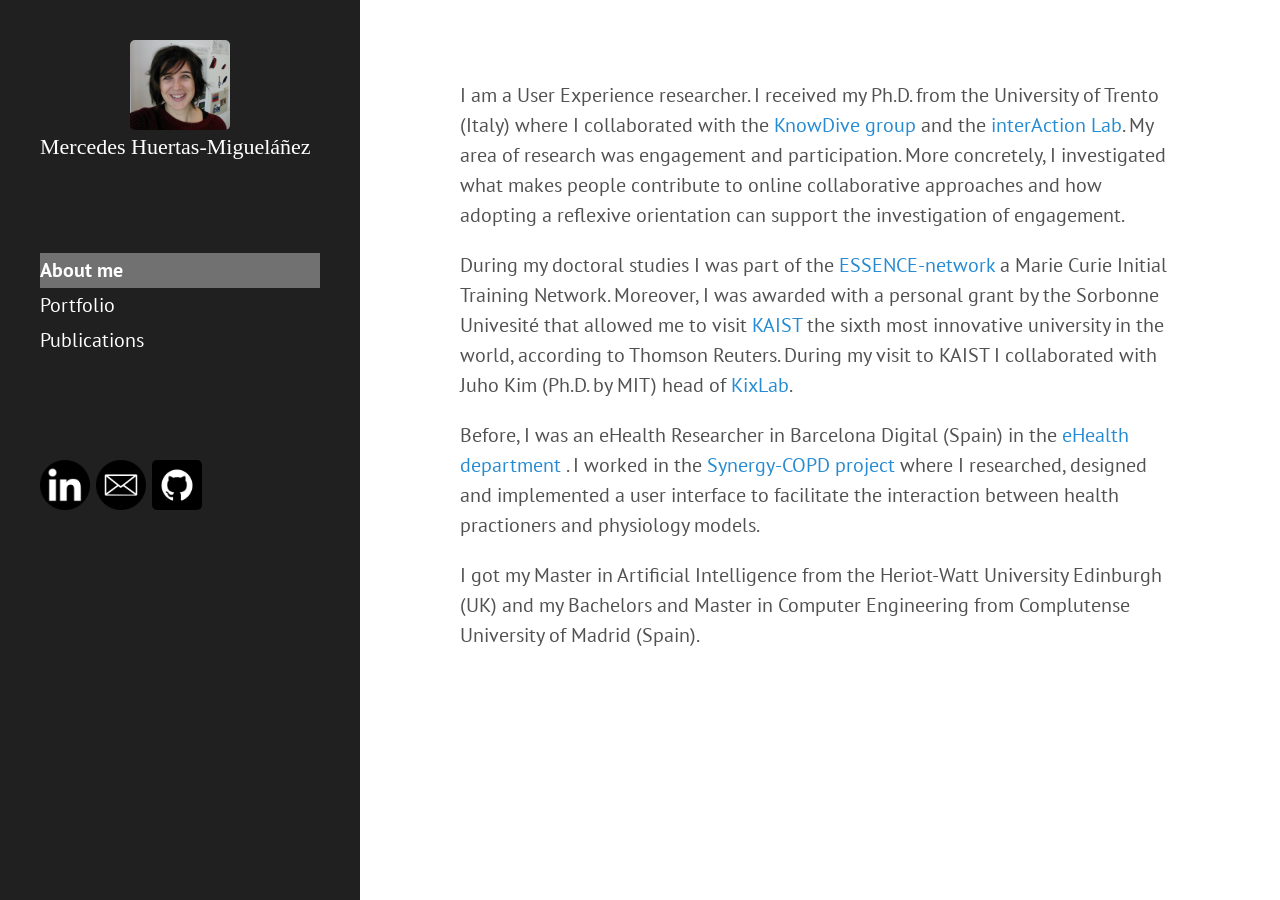
<file: index.html>
<!DOCTYPE html>
<html lang="en-us">

  <head>
  <link href="http://gmpg.org/xfn/11" rel="profile">
  <meta http-equiv="X-UA-Compatible" content="IE=edge">
  <meta http-equiv="content-type" content="text/html; charset=utf-8">

  <!-- Enable responsiveness on mobile devices-->
  <meta name="viewport" content="width=device-width, initial-scale=1.0, maximum-scale=1">

  <title>
    
      Mercedes Huertas-Migueláñez &middot; Personal Webpage
    
  </title>

  <!-- CSS -->
  <link rel="stylesheet" href="/public/css/poole.css">
  <link rel="stylesheet" href="/public/css/syntax.css">
  <link rel="stylesheet" href="/public/css/hyde.css">
  <link rel="stylesheet" href="/public/css/mystyle.css">
  <link rel="stylesheet" href="http://fonts.googleapis.com/css?family=PT+Sans:400,400italic,700|Abril+Fatface">

  <!-- Icons -->
  <link rel="apple-touch-icon-precomposed" sizes="144x144" href="/public/apple-touch-icon-144-precomposed.png">
  <link rel="shortcut icon" href="/public/favicon.ico">

  <!-- RSS -->
  <link rel="alternate" type="application/rss+xml" title="RSS" href="/atom.xml">
  <link rel="icon" type="image/png" sizes="32x32" href="Magnolia-icon.png">
</head>


  <body>

    <div class="sidebar">
      <div class="container">
        
        <div class="sidebar-about">
       <!--   <br>      
        <br>
        <br> 
          <a href="#" class="image avatar"><img src="Magnolia-icon.png" alt="" /></a>-->
          <img src="Profile_Feb_Smaller.jpg" alt="mobile app" style="width:100px;height:90px; margin: auto;">
          <!--<h3>-->
            Mercedes Huertas-Migueláñez
          <!--</h3>-->

        </div>
        <br>      
        <br>
        <br>

        <nav class="sidebar-nav">
          <a class="sidebar-nav-item active" href="/">About me</a>
          
          <a class="sidebar-nav-item" href="/portfolio/">Portfolio</a>
        
          <a class="sidebar-nav-item" href="/papers/">Publications</a>
    
        <br>      
        <br>
        <br>
        <div class="icon-bar">
          <a href="https://bit.ly/2Ie0pxe"><img border="0" alt="LindedIn" src="LinkedInIcon.png" width="50" height="50"></a>
          <a href="mailto:mmercedeshuertas@gmail.com?Subject=Contact%20me"><img border="0" alt="Email" src="emailicon.png" width="50" height="50"></a>
          <a href="https://github.com/mmercedeshuertas"><img border="0" alt="Email" src="githubIcon.png" width="50" height="50"></a>
        </div>
          <!--<a class="sidebar-nav-item" href="https://github.com/paulachocron">GitHub</a> -->
          <!-- <span class="sidebar-nav-item">Currently v2.1.0</span> -->
        </nav>

        <!-- <p>&copy; 2018. All rights reserved.</p> -->
      </div>
    </div>
  
    <!--<h1 class="page-title" style="text-align: center; text-decoration: underline; text-underline-position: under"> About me</h1>-->
    <div class="content container">
      <p>I am a User Experience researcher. I received my Ph.D. from the University of Trento (Italy) where I collaborated with the  <a href="http://knowdive.disi.unitn.it/">KnowDive group</a> and the  <a href="http://interaction.disi.unitn.it/")>interAction Lab</a>. My area of research was engagement and participation. More concretely, I investigated what makes people contribute to online collaborative approaches and how adopting a reflexive orientation can support the investigation of engagement.</p>

      <p>During my doctoral studies I was part of the <a href="https://www.essence-network.com/">ESSENCE-network</a> a Marie Curie Initial Training Network. Moreover, I was awarded with a personal grant by the Sorbonne Univesité that allowed me to visit <a href="https://www.kaist.ac.kr/html/en/">KAIST</a> the sixth most innovative university in the world, according to Thomson Reuters. During my visit to KAIST I collaborated with Juho Kim (Ph.D. by MIT) head of <a href="https://www.kixlab.org/">KixLab</a>.</p>
  
      <p>Before, I was an eHealth Researcher in Barcelona Digital (Spain) in the <a href="https://eurecat.org/en/field-of-knowledge/ehealth/">eHealth department </a>. I worked in the <a href="https://eurecat.org/en/portfolio-items/synergy-copd/">Synergy-COPD project</a> where I researched, designed and implemented a user interface to facilitate the interaction between health practioners and physiology models.</p>

      <p>I got my Master in Artificial Intelligence from the Heriot-Watt University Edinburgh (UK) and my Bachelors and Master in Computer Engineering from Complutense University of Madrid (Spain).</p>

      <!--
      <p>To contact me, write me an email to mmercedeshuertas at gmail dot com</p>
      -->

    </div>
  
  </body>
</html>
</file>
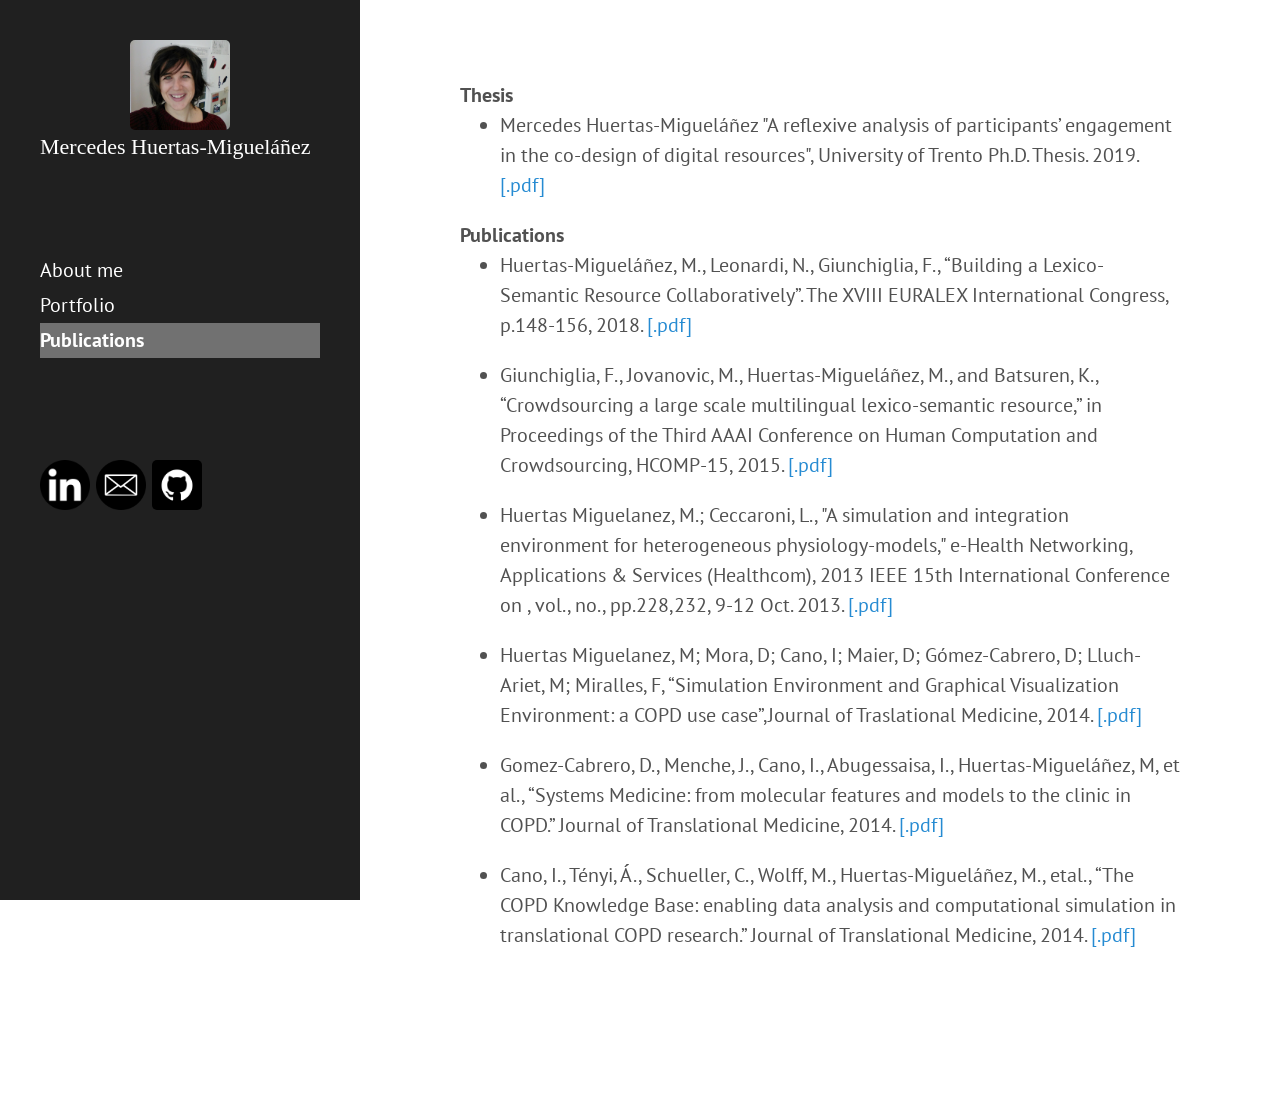
<file: papers/index.html>
<!DOCTYPE html>
<html lang="en-us">

  <head>
  <link href="http://gmpg.org/xfn/11" rel="profile">
  <meta http-equiv="X-UA-Compatible" content="IE=edge">
  <meta http-equiv="content-type" content="text/html; charset=utf-8">

  <!-- Enable responsiveness on mobile devices-->
  <meta name="viewport" content="width=device-width, initial-scale=1.0, maximum-scale=1">

  <title>
    
      Publications &middot; Mercedes Huertas-Migueláñez
    
  </title>

  <!-- CSS -->
  <link rel="stylesheet" href="/public/css/poole.css">
  <link rel="stylesheet" href="/public/css/syntax.css">
  <link rel="stylesheet" href="/public/css/hyde.css">
  <link rel="stylesheet" href="/public/css/mystyle.css">
  <link rel="stylesheet" href="https://fonts.googleapis.com/css?family=PT+Sans:400,400italic,700|Abril+Fatface">

  <!-- Icons -->
  <link rel="apple-touch-icon-precomposed" sizes="144x144" href="/public/apple-touch-icon-144-precomposed.png">
  <link rel="shortcut icon" href="/public/favicon.ico">

  <!-- RSS -->
  <link rel="alternate" type="application/rss+xml" title="RSS" href="/atom.xml">
  <link rel="icon" type="image/png" sizes="32x32" href="../Magnolia-icon.png">
</head>


  <body>

    <div class="sidebar">
      <div class="container">
        <div class="sidebar-about">
          <!--<br>      
          <br>
          <br>-
          <a href="#" class="image avatar"><img src="Magnolia-icon.png" alt="" /></a>-->
          <img src="../Profile_Feb_Smaller.jpg" alt="mobile app" style="width:100px;height:90px; margin: auto;">
      <!--<h3>-->
          Mercedes Huertas-Migueláñez
        <!--</h3>-->
      
        </div>
    <br>      
    <br>
    <br>


    <nav class="sidebar-nav">
      <a class="sidebar-nav-item" href="/">About me</a>
      
      <a class="sidebar-nav-item" href="/portfolio/">Portfolio</a>
          
      <a class="sidebar-nav-item active" href="/papers/">Publications</a>
      <!--<br>    
      <br>-->
      <br>
      <br>
      <br>
      <div class="icon-bar">
        <a href="https://bit.ly/2Ie0pxe"><img border="0" alt="LindedIn" src="../LinkedInIcon.png" width="50" height="50"></a>
        <a href="mailto:mmercedeshuertas@gmail.com?Subject=Contact%20me"><img border="0" alt="Email" src="../emailicon.png" width="50" height="50"></a>
        <a href="https://github.com/mmercedeshuertas"><img border="0" alt="Email" src="../githubIcon.png" width="50" height="50"></a> 
      </div>

      <!--<a class="sidebar-nav-item" href="https://github.com/paulachocron">GitHub</a>-->
      <!-- <span class="sidebar-nav-item">Currently v2.1.0</span> -->
    </nav>

    <!-- <p>&copy; 2018. All rights reserved.</p> -->
  </div>
</div>


    <div class="content container">
      <div class="page">
  <!--<h1 class="page-title" style="text-align: center; text-decoration: underline; text-underline-position: under">Publications</h1>-->
  <b>Thesis</b>
  <ul>
    <li>
      Mercedes Huertas-Migueláñez "A reflexive analysis of participants’ engagement in the co-design of digital resources", University of Trento Ph.D. Thesis. 2019. <a href="">[.pdf]</a>
    </li>
   </ul>
   
   <b>Publications</b> 
   <ul> 
    <li>
      <p>Huertas-Migueláñez, M., Leonardi, N., Giunchiglia, F., “Building a Lexico-Semantic Resource Collaboratively”. The XVIII EURALEX International Congress, p.148-156, 2018. <a href="https://iris.unitn.it/retrieve/handle/11572/206246/195060/Building%20a%20Lexico-Semantic%20Resource%20Collaboratively.pdf">[.pdf]</a></p>
      </li> 
    <li>  
      <p> Giunchiglia,  F., Jovanovic, M., Huertas-Migueláñez,  M., and Batsuren,  K., “Crowdsourcing a large scale multilingual lexico-semantic resource,” in Proceedings of the Third AAAI Conference on Human Computation and Crowdsourcing, HCOMP-15, 2015. <a href="https://www.humancomputation.com/2015/papers/53_Paper.pdf">[.pdf]</a></p>
    </li>
    <li>
      <p>Huertas Miguelanez, M.; Ceccaroni, L., "A simulation and integration environment for heterogeneous physiology-models," e-Health Networking, Applications & Services (Healthcom), 2013 IEEE 15th International Conference on , vol., no., pp.228,232, 9-12 Oct. 2013. <a href="https://www.researchgate.net/profile/Mercedes_Huertas/publication/266478234_A_simulation_and_integration_environment_for_heterogeneous_physiology-models/links/54339aae0cf20c6211be5583/A-simulation-and-integration-environment-for-heterogeneous-physiology-models.pdf">[.pdf]</a></p>
    </li>
    <li>
      <p>Huertas Miguelanez, M; Mora, D; Cano, I; Maier, D; Gómez-Cabrero, D; Lluch-Ariet, M; Miralles, F, “Simulation Environment and Graphical Visualization Environment: a COPD use case”,Journal of Traslational Medicine, 2014. <a href="https://translational-medicine.biomedcentral.com/track/pdf/10.1186/1479-5876-12-S2-S7">[.pdf]</a></p>
    </li>
    <li>
      <p>Gomez-Cabrero, D., Menche, J., Cano, I., Abugessaisa, I., Huertas-Migueláñez, M, et al., “Systems Medicine: from molecular features and models to the clinic in COPD.” Journal of Translational Medicine, 2014. <a href="https://translational-medicine.biomedcentral.com/track/pdf/10.1186/1479-5876-12-S2-S4">[.pdf]</a></p>
    </li>
    <li>
      <p>Cano, I., Tényi, Á., Schueller, C., Wolff, M., Huertas-Migueláñez, M., etal., “The COPD Knowledge Base: enabling data analysis and computational simulation in translational COPD research.” Journal of Translational Medicine, 2014. <a href="https://link.springer.com/content/pdf/10.1186/1479-5876-12-S2-S6.pdf">[.pdf]</a></p>
    </li>

  </ul>
</div>

    </div>

  </body>
</html>
</file>
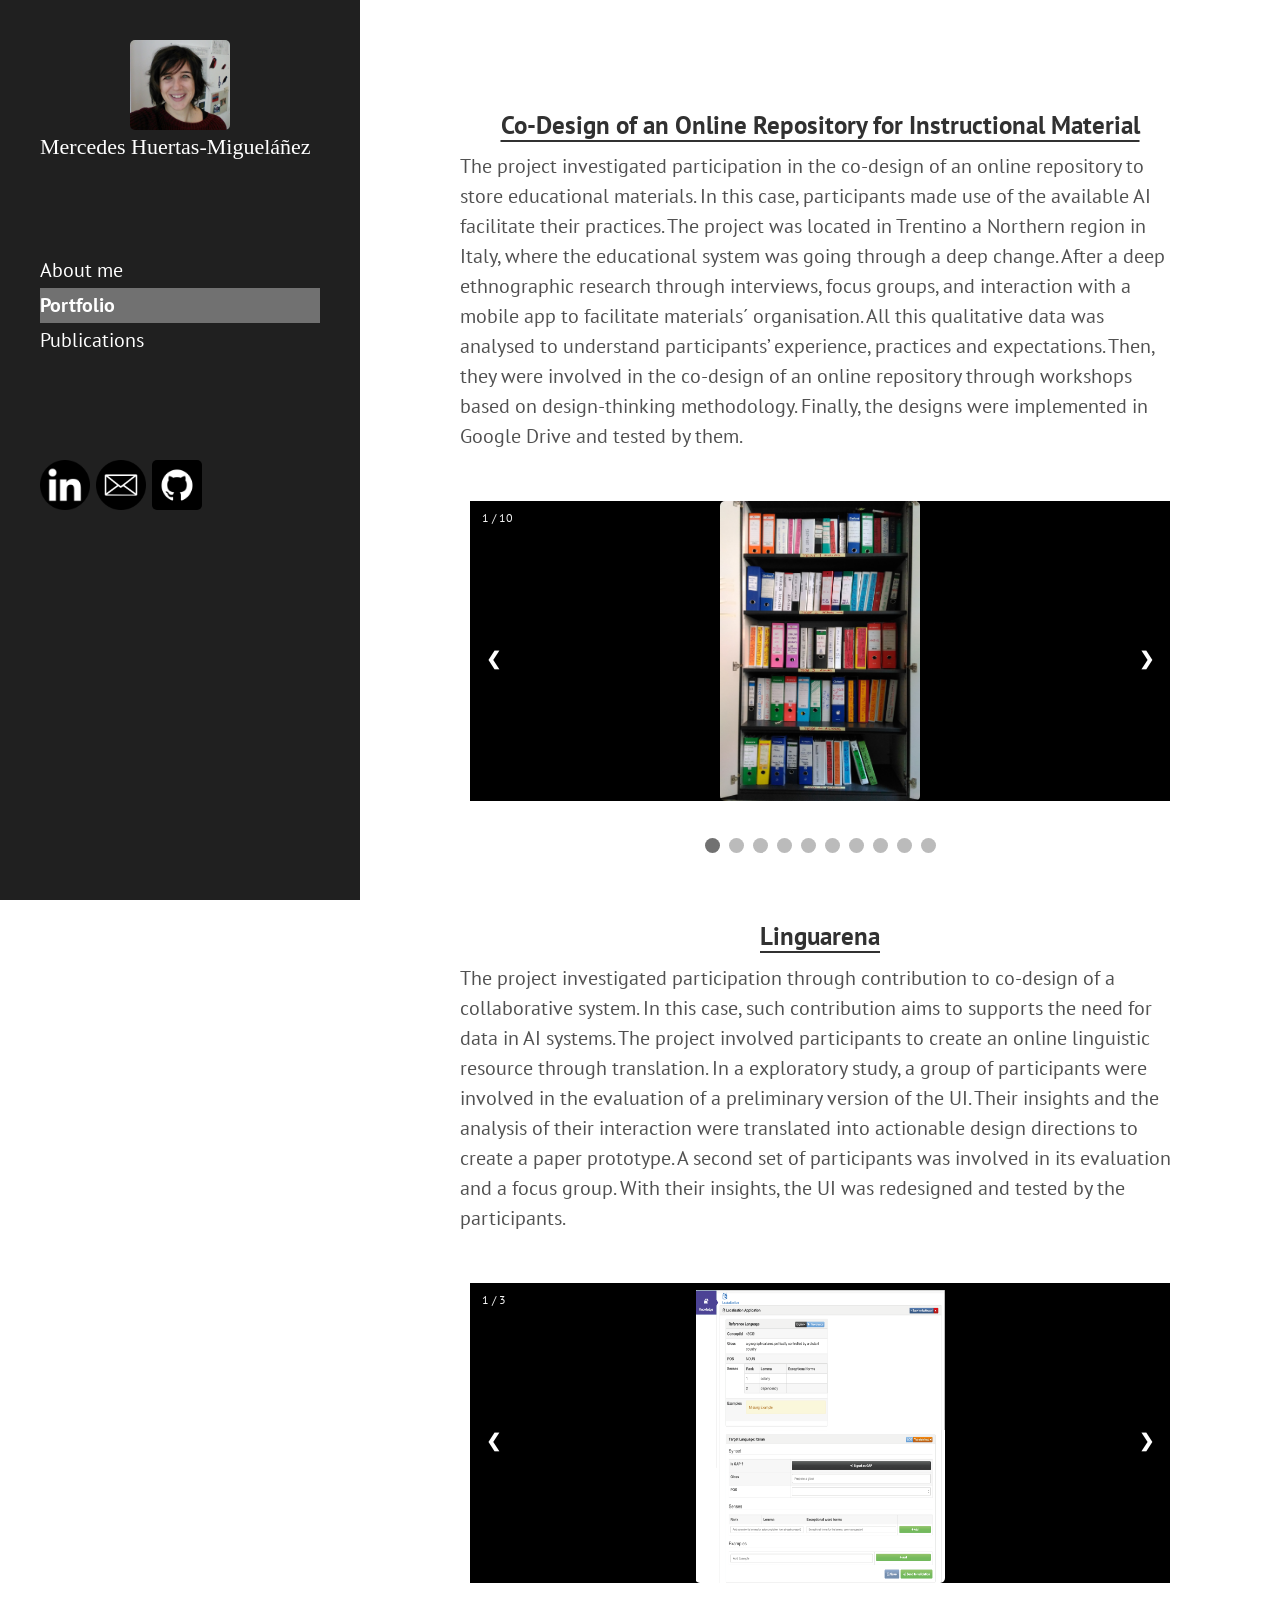
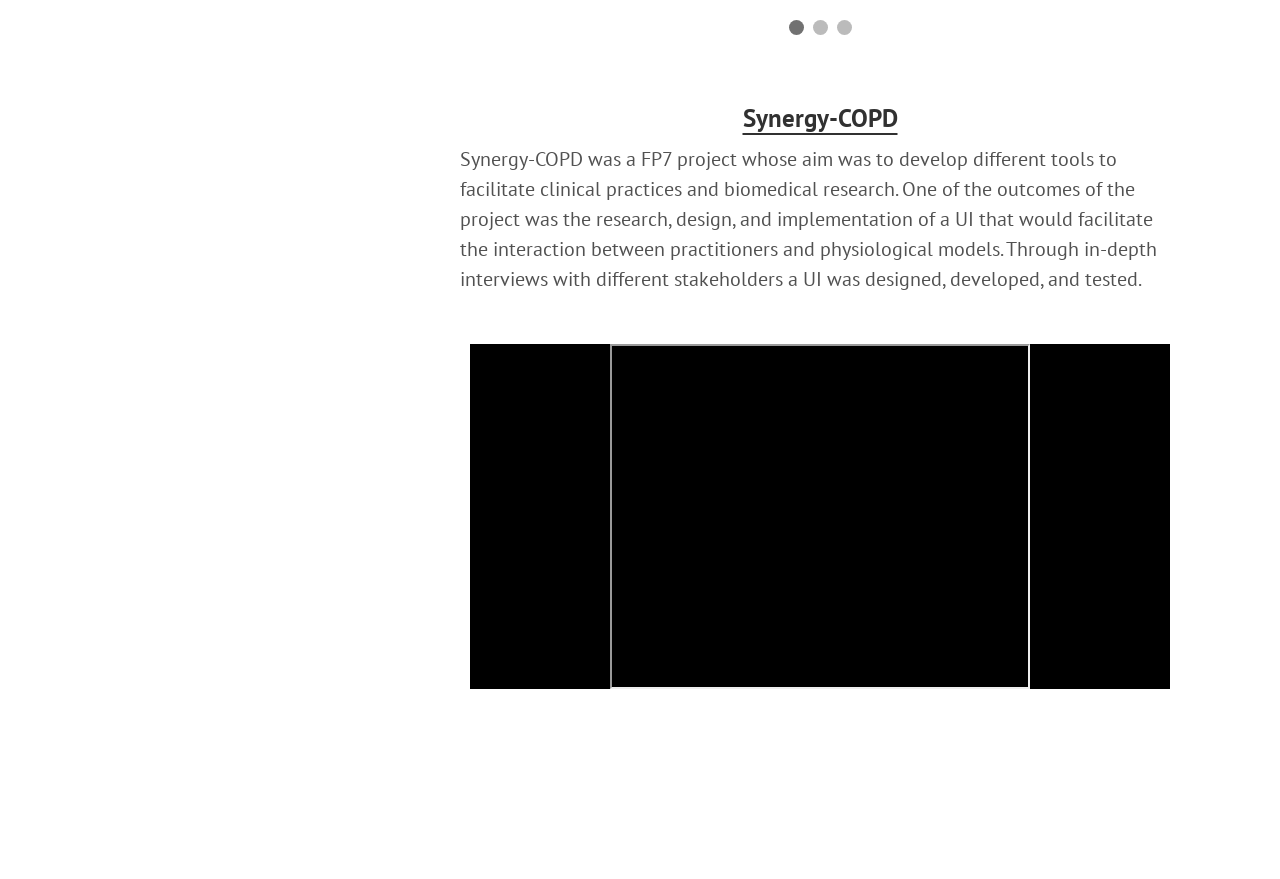
<file: portfolio/index.html>
<!DOCTYPE html>
<html lang="en-us">

  <head>
  <link href="http://gmpg.org/xfn/11" rel="profile">
  <meta http-equiv="X-UA-Compatible" content="IE=edge">
  <meta http-equiv="content-type" content="text/html; charset=utf-8">

  <!-- Enable responsiveness on mobile devices-->
  <meta name="viewport" content="width=device-width, initial-scale=1.0, maximum-scale=1">

  <title>
    
      Portfolio &middot; Mercedes Huertas-Migueláñez
    
  </title>

  <!-- CSS -->
  <link rel="stylesheet" href="/public/css/poole.css">
  <link rel="stylesheet" href="/public/css/syntax.css">
  <link rel="stylesheet" href="/public/css/hyde.css">
  <!--<link rel="stylesheet" href="/public/css/mystyle.css">-->
  <link rel="stylesheet" href="http://fonts.googleapis.com/css?family=PT+Sans:400,400italic,700|Abril+Fatface">

  <!-- Icons -->
  <link rel="apple-touch-icon-precomposed" sizes="144x144" href="/public/apple-touch-icon-144-precomposed.png">
  <link rel="shortcut icon" href="/public/favicon.ico">

  <!-- RSS -->
  <link rel="alternate" type="application/rss+xml" title="RSS" href="/atom.xml">
  <link rel="icon" type="image/png" sizes="32x32" href="../Magnolia-icon.png">
<!--Style -->
<style type="text/css">
* {box-sizing:border-box}

/* Slideshow container */
/*.slideshow-container {
  max-width: 500px;
  position: relative;
  margin: auto;
}*/

.slideshow-container {
  max-width: 700px;
  max-height: 400px;
  /*margin: 25px 10px;*/
  position: relative;
  margin: auto;
}

/* Hide the images by default */
.mySlides {
  display: none;
}
.mySlides2 {
  display: none;
}

/* Next & previous buttons */
.prev, .next {
  cursor: pointer;
  position: absolute;
  top: 50%;
  width: auto;
  margin-top: -22px;
  margin-left: -350px;
  padding: 16px;
  color: white;
  font-weight: bold;
  font-size: 18px;
  transition: 0.6s ease;
  border-radius: 0 3px 3px 0;
  user-select: none;
}

/* Position the "next button" to the right */
.next {
  right: 0;
  border-radius: 3px 0 0 3px;
}

/* On hover, add a black background color with a little bit see-through */
.prev:hover, .next:hover {
  background-color: rgba(0,0,0,0.8);
}

/* Caption text */
.text {
  color: #f2f2f2;
  font-size: 15px;
  padding: 8px 12px;
  position: absolute;
  bottom: 8px;
  width: 100%;
  text-align: center;
}

/* Number text (1/3 etc) */
.numbertext {
  color: #f2f2f2;
  font-size: 12px;
  padding: 8px 12px;
  position: absolute;
  top: 0;
}

/* The dots/bullets/indicators */
.dot {
  cursor: pointer;
  height: 15px;
  width: 15px;
  margin: 0 2px;
  background-color: #bbb;
  border-radius: 50%;
  display: inline-block;
  transition: background-color 0.6s ease;
}
.dot2 {
  cursor: pointer;
  height: 15px;
  width: 15px;
  margin: 0 2px;
  background-color: #bbb;
  border-radius: 50%;
  display: inline-block;
  transition: background-color 0.6s ease;
}

.active, .dot:hover {
  background-color: #717171;
}
.active, .dot2:hover {
  background-color: #717171;
}

/* Fading animation */
.fade {
  -webkit-animation-name: fade;
  -webkit-animation-duration: 1.5s;
  animation-name: fade;
  animation-duration: 1.5s;
}

@-webkit-keyframes fade {
  from {opacity: .4}
  to {opacity: 1}
}

@keyframes fade {
  from {opacity: .4}
  to {opacity: 1}
}
</style>



</head>


  <body>

    <div class="sidebar">
      <div class="container">
        <div class="sidebar-about">
          <!--<br>      
          <br>
          <br>
          <img src="images/Archive.jpg" alt="mobile app" style="width:200px;height:300px; margin: auto;">
        -->
          <!--<a href="#" class="image avatar"><img src="Magnolia-icon.png" alt="" /></a>-->
          <img src="../Profile_Feb_Smaller.jpg" alt="mobile app" style="width:100px;height:90px; margin: auto;">
      <!--<h3>-->
          Mercedes Huertas-Migueláñez
       <!--</h3>-->
      
        </div>
    <br>      
    <br>        
    <br>

    <nav class="sidebar-nav">
      <a class="sidebar-nav-item" href="/">About me</a>
          
      <a class="sidebar-nav-item active" href="/portfolio/">Portfolio</a>
         
      <a class="sidebar-nav-item" href="/papers/">Publications</a>
          
      <br>   
      <br>
      <br>
      <div class="icon-bar">
        <a href="https://bit.ly/2Ie0pxe"><img border="0" alt="LindedIn" src="../LinkedInIcon.png" width="50" height="50"></a>
        <a href="mailto:mmercedeshuertas@gmail.com?Subject=Contact%20me"><img border="0" alt="Email" src="../emailicon.png" width="50" height="50"></a>
        <a href="https://github.com/mmercedeshuertas"><img border="0" alt="Email" src="../githubIcon.png" width="50" height="50"></a>
      </div>
      <!--<a class="sidebar-nav-item" href="https://github.com/paulachocron">GitHub</a>-->
      <!-- <span class="sidebar-nav-item">Currently v2.1.0</span> -->
    </nav>

    <!-- <p>&copy; 2018. All rights reserved.</p> -->
  </div>
</div>


    <div class="content container">
      <div class="page">
  <!--<h1 class="page-title">Portfolio</h1>-->
  <h3 id="co-desirg-repository" style="text-align: center; text-decoration: underline; text-underline-position: under">Co-Design of an Online Repository for Instructional Material</h3>
<p>
  The project investigated participation in the co-design of an online repository to store educational materials. In this case, participants made use of the available AI facilitate their practices.
  The project was located in Trentino a Northern region in Italy, where the educational system was going through a deep change. 
  After a  deep ethnographic research through interviews, focus groups, and interaction with a mobile app to facilitate materials´ organisation. All this qualitative data was analysed to understand participants’ experience, practices and expectations. Then, they were involved in the co-design of an online repository through workshops based on design-thinking methodology. Finally, the designs were implemented in Google Drive and tested by them. 
</p>
<br>


<div class="slideshow-container" style="text-align:center; background-color: black">
  
  <div class="mySlides fade">
    <div class="numbertext">1 / 10</div>
    <img src="images/Archive.jpg" alt="mobile app" style="width:200px;height:300px; margin: auto;">
    <!--<div class="text">Archive</div>-->
  </div>
  <div class="mySlides fade">
    <div class="numbertext">2 / 10</div>
    <img src="images/1Wellcome.png" alt="mobile app" style="width:200px;height:300px; margin: auto;">
    <!--<div class="text">Caption 2</div>-->
  </div>
  <div class="mySlides fade">
    <div class="numbertext">3 / 10</div>
    <img src="images/2Buttons.png" alt="mobile app" style="width:200px;height:300px; margin: auto;">
    <!--<div class="text">Caption 3</div>-->
  </div>
  <div class="mySlides fade">
    <div class="numbertext">4 / 10</div>
    <img src="images/3Add.png" alt="mobile app" style="width:200px;height:300px; margin: auto;">
    <!--<div class="text">Caption 4</div>-->
  </div>

  <div class="mySlides fade">
    <div class="numbertext">5 / 10</div>
    <img src="images/4LookUp.png" alt="mobile app" style="width:200px;height:300px; margin: auto;">
    <!--<div class="text">Caption 5</div>-->
  </div>
  <div class="mySlides fade">
    <div class="numbertext">6 / 10</div>
    <img src="images/5SearchResult.png" alt="mobile app" style="width:200px;height:300px; margin: auto;">
    <!--<div class="text">Caption 6</div>-->
  </div>
  <div class="mySlides fade">
    <div class="numbertext">7 / 10</div>
    <img src="images/option1prototype.png" alt="mobile app" style="width:200px;height:300px; margin: auto;">
    <!--<div class="text">Caption 7</div>-->
  </div>  
  <div class="mySlides fade">
    <div class="numbertext">8 / 10</div>
    <img src="images/option2prototype.jpg" alt="mobile app" style="width:200px;height:300px; margin: auto;">
    <!--<div class="text">Caption 8</div>-->
  </div>
  <div class="mySlides fade">
    <div class="numbertext">9 / 10</div>
    <img src="images/option3prototype.png" alt="mobile app" style="width:200px;height:300px; margin: auto;">
    <!--<div class="text">Caption 9</div>-->
  </div>
  <div class="mySlides fade">
    <div class="numbertext">10 / 10</div>
    <img src="images/GoogleDrive_Option2_subjects.png" alt="mobile app" style="width:200px;height:300px; margin: auto;">
    <!--<div class="text">Caption 10</div>-->
  </div>
  <!-- Next and previous buttons -->
  
  <a class="prev" onclick="plusSlides(-1)">&#10094;</a>
  <a class="next" onclick="plusSlides(1)">&#10095;</a>
  
</div>
<br>
<!-- The dots/circles -->
<div style="text-align:center">
  <span class="dot" onclick="currentSlide(1)" href="#carousel-1"></span>
  <span class="dot" onclick="currentSlide(2)" href="#carousel-1"></span>
  <span class="dot" onclick="currentSlide(3)" href="#carousel-1"></span>
  <span class="dot" onclick="currentSlide(4)" href="#carousel-1"></span>
  <span class="dot" onclick="currentSlide(5)" href="#carousel-1"></span>
  <span class="dot" onclick="currentSlide(6)" href="#carousel-1"></span>
  <span class="dot" onclick="currentSlide(7)"href="#carousel-1"></span>
  <span class="dot" onclick="currentSlide(8)" href="#carousel-1"></span>
  <span class="dot" onclick="currentSlide(9)" href="#carousel-1"></span>
  <span class="dot" onclick="currentSlide(10)" href="#carousel-1"></span>
</div>
<br>

<script type="text/javascript">
 var slideIndex = 1;
showSlides(slideIndex);

function plusSlides(n) {
  showSlides(slideIndex += n);
}

function currentSlide(n) {
  showSlides(slideIndex = n);
}

function showSlides(n) {
  var i;
  var slides = document.getElementsByClassName("mySlides");
  var dots = document.getElementsByClassName("dot");
  console.log(slides.length);
  //console.log(dots);
  if (n > slides.length) {slideIndex = 1}    
  if (n < 1) {slideIndex = slides.length}
  for (i = 0; i < slides.length; i++) {
      slides[i].style.display = "none";  
  }
  for (i = 0; i < dots.length; i++) {
      dots[i].className = dots[i].className.replace(" active", "");
  }
  slides[slideIndex-1].style.display = "block";  
  dots[slideIndex-1].className += " active";
}
</script>

<h3 id="Linguarena" style="text-align: center; text-decoration: underline; text-underline-position: under">Linguarena</h3>
<p>
The project investigated participation through contribution to co-design of a collaborative system. In this case, such contribution aims to supports the need for data in AI systems. 
The project involved participants to create an online linguistic resource through translation. In a exploratory study, a group of participants were involved in the evaluation of a preliminary version of the UI. Their insights and the analysis of their interaction were translated into actionable design directions to create a paper prototype. 
A second set of participants was involved in its evaluation and a focus group. With their insights, the UI was redesigned and tested by the participants.
</p>

<br>


<div class="slideshow-container" id="mySlides2" style="text-align:center; background-color: black" >
  <div class="mySlides2 fade">
    <div class="numbertext">1 / 3</div>
    <img src="images/UIversion1.png" alt="ui old" style="width:250px;height:300px; margin: auto;">
    <!--<div class="text">Caption 1</div>-->
  </div>
  <div class="mySlides2 fade">
    <div class="numbertext">2 / 3</div>
    <img src="images/Validator_improved.png" alt="validator ui" style="width:350px;height:300px; margin: auto;">
    <!--<div class="text">Caption 4</div>-->
  </div>
<div class="mySlides2 fade">
    <div class="numbertext">3 / 3</div>
    <img src="images/Translator.png" alt="translator ui" style="width:680px;height:300px; margin: auto;">
    <!--<div class="text">Caption 3</div>-->
  </div>
  
  <a class="prev" onclick="plusSlides2(-1)">&#10094;</a>
  <a class="next" onclick="plusSlides2(1)">&#10095;</a>

</div>
<br>
  
<div style="text-align:center" >
  <span class="dot2" onclick="currentSlide2(1)" ></span>
  <span class="dot2" onclick="currentSlide2(2)" ></span>
  <span class="dot2" onclick="currentSlide2(3)" ></span>
</div>

<br>

<script type="text/javascript">
 var slideIndex2 = 1;
showSlides2(slideIndex2);

function plusSlides2(n) {
  showSlides2(slideIndex2 += n);
}

function currentSlide2(n) {
  showSlides2(slideIndex2 = n);
}

function showSlides2(n) {
  var i;
  var slides = document.getElementsByClassName("mySlides2");
  //console.log(document.getElementsByClassName("mySlides2"));
  var dots = document.getElementsByClassName("dot2");
  //console.log(document.getElementsByClassName("dot2"));
  console.log(slides.length);
  if (n > slides.length) {slideIndex2 = 1}    
  if (n < 1) {slideIndex2 = slides.length}
  for (i = 0; i < slides.length; i++) {
      slides[i].style.display = "none";  
  }
  for (i = 0; i < dots.length; i++) {
      dots[i].className = dots[i].className.replace(" active", "");
  }
  slides[slideIndex2-1].style.display = "block";  
  dots[slideIndex2-1].className += " active";
}


</script>

<h3 id="Synergy-copd" style="text-align: center; text-decoration: underline; text-underline-position: under">Synergy-COPD</h3>
<p>
Synergy-COPD was a FP7 project whose aim was to develop different tools to facilitate clinical practices and biomedical research.

One of the outcomes of the project was the research, design, and implementation of a UI that would facilitate the interaction between practitioners and physiological models. Through in-depth interviews with different stakeholders a UI was designed, developed, and tested.
</p>

<br>


<div class="slideshow-container" style="text-align:center; background-color: black" >
  <iframe width="420" height="345" align="center" src="https://www.youtube.com/embed/dZQO8qRYMac" >
  </iframe>
</div>  


</div>
<br>
    </div>

</body>
</html>
</file>
<file: public/css/poole.css>
/*
 *                        ___
 *                       /\_ \
 *  _____     ___     ___\//\ \      __
 * /\ '__`\  / __`\  / __`\\ \ \   /'__`\
 * \ \ \_\ \/\ \_\ \/\ \_\ \\_\ \_/\  __/
 *  \ \ ,__/\ \____/\ \____//\____\ \____\
 *   \ \ \/  \/___/  \/___/ \/____/\/____/
 *    \ \_\
 *     \/_/
 *
 * Designed, built, and released under MIT license by @mdo. Learn more at
 * https://github.com/poole/poole.
 */


/*
 * Contents
 *
 * Body resets
 * Custom type
 * Messages
 * Container
 * Masthead
 * Posts and pages
 * Pagination
 * Reverse layout
 * Themes
 */


/*
 * Body resets
 *
 * Update the foundational and global aspects of the page.
 */

* {
  -webkit-box-sizing: border-box;
     -moz-box-sizing: border-box;
          box-sizing: border-box;
}

html,
body {
  margin: 0;
  padding: 0;
}

html {
  font-family: "Helvetica Neue", Helvetica, Arial, sans-serif;
  font-size: 16px;
  line-height: 1.5;
}
@media (min-width: 38em) {
  html {
    font-size: 20px;
  }
}

body {
  color: #515151;
  background-color: #fff;
  -webkit-text-size-adjust: 100%;
      -ms-text-size-adjust: 100%;
}

/* No `:visited` state is required by default (browsers will use `a`) */
a {
  color: #268bd2;
  text-decoration: none;
}
a strong {
  color: inherit;
}
/* `:focus` is linked to `:hover` for basic accessibility */
a:hover,
a:focus {
  text-decoration: underline;
}

/* Headings */
h1, h2, h3, h4, h5, h6 {
  margin-bottom: .5rem;
  font-weight: bold;
  line-height: 1.25;
  color: #313131;
  text-rendering: optimizeLegibility;
}
h1 {
  font-size: 2rem;
}
h2 {
  margin-top: 1rem;
  font-size: 1.5rem;
}
h3 {
  margin-top: 1.5rem;
  font-size: 1.25rem;
}
h4, h5, h6 {
  margin-top: 1rem;
  font-size: 1rem;
}

/* Body text */
p {
  margin-top: 0;
  margin-bottom: 1rem;
}

strong {
  color: #303030;
}


/* Lists */
ul, ol, dl {
  margin-top: 0;
  margin-bottom: 1rem;
}

dt {
  font-weight: bold;
}
dd {
  margin-bottom: .5rem;
}

/* Misc */
hr {
  position: relative;
  margin: 1.5rem 0;
  border: 0;
  border-top: 1px solid #eee;
  border-bottom: 1px solid #fff;
}

abbr {
  font-size: 85%;
  font-weight: bold;
  color: #555;
  text-transform: uppercase;
}
abbr[title] {
  cursor: help;
  border-bottom: 1px dotted #e5e5e5;
}

/* Code */
code,
pre {
  font-family: Menlo, Monaco, "Courier New", monospace;
}
code {
  padding: .25em .5em;
  font-size: 85%;
  color: #bf616a;
  background-color: #f9f9f9;
  border-radius: 3px;
}
pre {
  display: block;
  margin-top: 0;
  margin-bottom: 1rem;
  padding: 1rem;
  font-size: .8rem;
  line-height: 1.4;
  white-space: pre;
  white-space: pre-wrap;
  word-break: break-all;
  word-wrap: break-word;
  background-color: #f9f9f9;
}
pre code {
  padding: 0;
  font-size: 100%;
  color: inherit;
  background-color: transparent;
}

/* Pygments via Jekyll */
.highlight {
  margin-bottom: 1rem;
  border-radius: 4px;
}
.highlight pre {
  margin-bottom: 0;
}

/* Gist via GitHub Pages */
.gist .gist-file {
  font-family: Menlo, Monaco, "Courier New", monospace !important;
}
.gist .markdown-body {
  padding: 15px;
}
.gist pre {
  padding: 0;
  background-color: transparent;
}
.gist .gist-file .gist-data {
  font-size: .8rem !important;
  line-height: 1.4;
}
.gist code {
  padding: 0;
  color: inherit;
  background-color: transparent;
  border-radius: 0;
}

/* Quotes */
blockquote {
  padding: .5rem 1rem;
  margin: .8rem 0;
  color: #7a7a7a;
  border-left: .25rem solid #e5e5e5;
}
blockquote p:last-child {
  margin-bottom: 0;
}
@media (min-width: 30em) {
  blockquote {
    padding-right: 5rem;
    padding-left: 1.25rem;
  }
}

img {
  display: block;
  max-width: 100%;
  margin: 0 0 1rem;
  border-radius: 5px;
}

/* Tables */
table {
  margin-bottom: 1rem;
  width: 100%;
  border: 1px solid #e5e5e5;
  border-collapse: collapse;
}
td,
th {
  padding: .25rem .5rem;
  border: 1px solid #e5e5e5;
}
tbody tr:nth-child(odd) td,
tbody tr:nth-child(odd) th {
  background-color: #f9f9f9;
}


/*
 * Custom type
 *
 * Extend paragraphs with `.lead` for larger introductory text.
 */

.lead {
  font-size: 1.25rem;
  font-weight: 300;
}


/*
 * Messages
 *
 * Show alert messages to users. You may add it to single elements like a `<p>`,
 * or to a parent if there are multiple elements to show.
 */

.message {
  margin-bottom: 1rem;
  padding: 1rem;
  color: #717171;
  background-color: #f9f9f9;
}


/*
 * Container
 *
 * Center the page content.
 */

.container {
  max-width: 38rem;
  padding-left:  1rem;
  padding-right: 1rem;
  margin-left:  auto;
  margin-right: auto;
}


/*
 * Masthead
 *
 * Super small header above the content for site name and short description.
 */

.masthead {
  padding-top:    1rem;
  padding-bottom: 1rem;
  margin-bottom: 3rem;
}
.masthead-title {
  margin-top: 0;
  margin-bottom: 0;
  color: #505050;
}
.masthead-title a {
  color: #505050;
}
.masthead-title small {
  font-size: 75%;
  font-weight: 400;
  color: #c0c0c0;
  letter-spacing: 0;
}


/*
 * Posts and pages
 *
 * Each post is wrapped in `.post` and is used on default and post layouts. Each
 * page is wrapped in `.page` and is only used on the page layout.
 */

.page,
.post {
  margin-bottom: 4em;
}

/* Blog post or page title */
.page-title,
.post-title,
.post-title a {
  color: #303030;
}
.page-title,
.post-title {
  margin-top: 0;
}

/* Meta data line below post title */
.post-date {
  display: block;
  margin-top: -.5rem;
  margin-bottom: 1rem;
  color: #9a9a9a;
}

/* Related posts */
.related {
  padding-top: 2rem;
  padding-bottom: 2rem;
  border-top: 1px solid #eee;
}
.related-posts {
  padding-left: 0;
  list-style: none;
}
.related-posts h3 {
  margin-top: 0;
}
.related-posts li small {
  font-size: 75%;
  color: #999;
}
.related-posts li a:hover {
  color: #268bd2;
  text-decoration: none;
}
.related-posts li a:hover small {
  color: inherit;
}


/*
 * Pagination
 *
 * Super lightweight (HTML-wise) blog pagination. `span`s are provide for when
 * there are no more previous or next posts to show.
 */

.pagination {
  overflow: hidden; /* clearfix */
  margin-left: -1rem;
  margin-right: -1rem;
  font-family: "PT Sans", Helvetica, Arial, sans-serif;
  color: #ccc;
  text-align: center;
}

/* Pagination items can be `span`s or `a`s */
.pagination-item {
  display: block;
  padding: 1rem;
  border: 1px solid #eee;
}
.pagination-item:first-child {
  margin-bottom: -1px;
}

/* Only provide a hover state for linked pagination items */
a.pagination-item:hover {
  background-color: #f5f5f5;
}

@media (min-width: 30em) {
  .pagination {
    margin: 3rem 0;
  }
  .pagination-item {
    float: left;
    width: 50%;
  }
  .pagination-item:first-child {
    margin-bottom: 0;
    border-top-left-radius:    4px;
    border-bottom-left-radius: 4px;
  }
  .pagination-item:last-child {
    margin-left: -1px;
    border-top-right-radius:    4px;
    border-bottom-right-radius: 4px;
  }
}
</file>
<file: public/css/syntax.css>
.highlight .hll { background-color: #ffc; }
.highlight .c { color: #999; } /* Comment */
.highlight .err { color: #a00; background-color: #faa } /* Error */
.highlight .k { color: #069; } /* Keyword */
.highlight .o { color: #555 } /* Operator */
.highlight .cm { color: #09f; font-style: italic } /* Comment.Multiline */
.highlight .cp { color: #099 } /* Comment.Preproc */
.highlight .c1 { color: #999; } /* Comment.Single */
.highlight .cs { color: #999; } /* Comment.Special */
.highlight .gd { background-color: #fcc; border: 1px solid #c00 } /* Generic.Deleted */
.highlight .ge { font-style: italic } /* Generic.Emph */
.highlight .gr { color: #f00 } /* Generic.Error */
.highlight .gh { color: #030; } /* Generic.Heading */
.highlight .gi { background-color: #cfc; border: 1px solid #0c0 } /* Generic.Inserted */
.highlight .go { color: #aaa } /* Generic.Output */
.highlight .gp { color: #009; } /* Generic.Prompt */
.highlight .gs { } /* Generic.Strong */
.highlight .gu { color: #030; } /* Generic.Subheading */
.highlight .gt { color: #9c6 } /* Generic.Traceback */
.highlight .kc { color: #069; } /* Keyword.Constant */
.highlight .kd { color: #069; } /* Keyword.Declaration */
.highlight .kn { color: #069; } /* Keyword.Namespace */
.highlight .kp { color: #069 } /* Keyword.Pseudo */
.highlight .kr { color: #069; } /* Keyword.Reserved */
.highlight .kt { color: #078; } /* Keyword.Type */
.highlight .m { color: #f60 } /* Literal.Number */
.highlight .s { color: #d44950 } /* Literal.String */
.highlight .na { color: #4f9fcf } /* Name.Attribute */
.highlight .nb { color: #366 } /* Name.Builtin */
.highlight .nc { color: #0a8; } /* Name.Class */
.highlight .no { color: #360 } /* Name.Constant */
.highlight .nd { color: #99f } /* Name.Decorator */
.highlight .ni { color: #999; } /* Name.Entity */
.highlight .ne { color: #c00; } /* Name.Exception */
.highlight .nf { color: #c0f } /* Name.Function */
.highlight .nl { color: #99f } /* Name.Label */
.highlight .nn { color: #0cf; } /* Name.Namespace */
.highlight .nt { color: #2f6f9f; } /* Name.Tag */
.highlight .nv { color: #033 } /* Name.Variable */
.highlight .ow { color: #000; } /* Operator.Word */
.highlight .w { color: #bbb } /* Text.Whitespace */
.highlight .mf { color: #f60 } /* Literal.Number.Float */
.highlight .mh { color: #f60 } /* Literal.Number.Hex */
.highlight .mi { color: #f60 } /* Literal.Number.Integer */
.highlight .mo { color: #f60 } /* Literal.Number.Oct */
.highlight .sb { color: #c30 } /* Literal.String.Backtick */
.highlight .sc { color: #c30 } /* Literal.String.Char */
.highlight .sd { color: #c30; font-style: italic } /* Literal.String.Doc */
.highlight .s2 { color: #c30 } /* Literal.String.Double */
.highlight .se { color: #c30; } /* Literal.String.Escape */
.highlight .sh { color: #c30 } /* Literal.String.Heredoc */
.highlight .si { color: #a00 } /* Literal.String.Interpol */
.highlight .sx { color: #c30 } /* Literal.String.Other */
.highlight .sr { color: #3aa } /* Literal.String.Regex */
.highlight .s1 { color: #c30 } /* Literal.String.Single */
.highlight .ss { color: #fc3 } /* Literal.String.Symbol */
.highlight .bp { color: #366 } /* Name.Builtin.Pseudo */
.highlight .vc { color: #033 } /* Name.Variable.Class */
.highlight .vg { color: #033 } /* Name.Variable.Global */
.highlight .vi { color: #033 } /* Name.Variable.Instance */
.highlight .il { color: #f60 } /* Literal.Number.Integer.Long */

.css .o,
.css .o + .nt,
.css .nt + .nt { color: #999; }
</file>
<file: public/css/hyde.css>
/*
 *  __                  __
 * /\ \                /\ \
 * \ \ \___   __  __   \_\ \     __
 *  \ \  _ `\/\ \/\ \  /'_` \  /'__`\
 *   \ \ \ \ \ \ \_\ \/\ \_\ \/\  __/
 *    \ \_\ \_\/`____ \ \___,_\ \____\
 *     \/_/\/_/`/___/> \/__,_ /\/____/
 *                /\___/
 *                \/__/
 *
 * Designed, built, and released under MIT license by @mdo. Learn more at
 * https://github.com/poole/hyde.
 */


/*
 * Contents
 *
 * Global resets
 * Sidebar
 * Container
 * Reverse layout
 * Themes
 */


/*
 º* Global resets
 *
 * Update the foundational and global aspects of the page.
 */

html {
  font-family: "PT Sans", Helvetica, Arial, sans-serif;
}
@media (min-width: 48em) {
  html {
    font-size: 16px;
  }
}
@media (min-width: 58em) {
  html {
    font-size: 20px;
  }
}


/*
 * Sidebar
 *
 * Flexible banner for housing site name, intro, and "footer" content. Starts
 * out above content in mobile and later moves to the side with wider viewports.
 */

.sidebar {
  text-align: center;
  padding: 2rem 1rem;
  color: #fff;
  background-color: #202020;
}
@media (min-width: 48em) {
  .sidebar {
    position: fixed;
    top: 0;
    left: 0;
    bottom: 0;
    width: 18rem;
    text-align: left;
  }
}

/* Sidebar links */
.sidebar a {
  color: #fff;
}

/* About section */
.sidebar-about {
  color: #fff;
  margin-top: 0;
  font-family: serif;
  font-size: 1.10rem;
}

/* Sidebar nav */
.sidebar-nav {
  margin-bottom: 1rem;
  margin-left: 0rem;
}
.sidebar-nav-item {
  display: block;
  line-height: 1.75;
font-size: 1rem;
}
a.sidebar-nav-item:hover,
a.sidebar-nav-item:focus {
  text-decoration: underline;
}
.sidebar-nav-item.active {
  font-weight: bold;
}

/* Sticky sidebar
 *
 * Add the `sidebar-sticky` class to the sidebar's container to affix it the
 * contents to the bottom of the sidebar in tablets and up.
 */

@media (min-width: 48em) {
  .sidebar-sticky {
    position: absolute;
    right:  1rem;
    bottom: 1rem;
    left:   1rem;
  }
}

/* Image */

  .image {
    border-radius: 0.35em;
    border: 0;
    display: inline-block;
    position: relative;
  }

    .image:before {
      -moz-transition: opacity 0.2s ease-in-out;
      -webkit-transition: opacity 0.2s ease-in-out;
      -o-transition: opacity 0.2s ease-in-out;
      -ms-transition: opacity 0.2s ease-in-out;
      transition: opacity 0.2s ease-in-out;
      background: url("images/overlay.png");
      border-radius: 0.35em;
      content: '';
      display: block;
      height: 100%;
      left: 0;
      opacity: 0.5;
      position: absolute;
      top: 0;
      width: 100%;
    }

    .image.thumb {
      text-align: center;
    }

      .image.thumb:after {
        -moz-transition: opacity 0.2s ease-in-out;
        -webkit-transition: opacity 0.2s ease-in-out;
        -o-transition: opacity 0.2s ease-in-out;
        -ms-transition: opacity 0.2s ease-in-out;
        transition: opacity 0.2s ease-in-out;
        border-radius: 0.35em;
        border: solid 3px rgba(255, 255, 255, 0.5);
        color: #fff;
        content: 'View';
        display: inline-block;
        font-size: 0.8em;
        font-weight: 400;
        left: 50%;
        line-height: 2.25em;
        margin: -1.25em 0 0 -3em;
        opacity: 0;
        padding: 0 1.5em;
        position: absolute;
        text-align: center;
        text-decoration: none;
        top: 50%;
        white-space: nowrap;
      }

      .image.thumb:hover:after {
        opacity: 1.0;
      }

      .image.thumb:hover:before {
        background: url("images/overlay.png"), url("images/overlay.png");
        opacity: 1.0;
      }

    .image img {
      border-radius: 0.35em;
      display: block;
    }

    .image.left {
      float: left;
      margin: 0 1.5em 1em 0;
      top: 0.25em;
    }

    .image.right {
      float: right;
      margin: 0 0 1em 1.5em;
      top: 0.25em;
    }

    .image.left, .image.right {
      max-width: 40%;
    }

      .image.left img, .image.right img {
        width: 100%;
      }

    .image.fit, .excerpt img {
      display: block;
      margin: 0 0 2em 0;
      width: 100%;
    }

      .image.fit img {
        width: 100%;
      }

    .image.avatar {
      border-radius: 100%;
    }

      .image.avatar:before {
        display: none;
      }

      .image.avatar img {
        border-radius: 100%;
        width: 100%;
      }
/***icon bar */

.icon-bar {
  width: auto;
  background-color: #202020;
  overflow: auto;
  align-items: center;
}

.icon-bar a {
  float: left;
  width: 20%;
  text-align: center;
  padding: 12px 0;
  transition: all 0.3s ease;
  color: white;
  font-size: 36px;
}

.icon-bar a:hover {
  background-color: #000;
}

.active {
  background-color: #4CAF50;
}

/* Container
 *
 * Align the contents of the site above the proper threshold with some margin-fu
 * with a 25%-wide `.sidebar`.
 */

.content {
  padding-top:    4rem;
  padding-bottom: 4rem;
}

@media (min-width: 48em) {
  .content {
    max-width: 38rem;
    margin-left: 20rem;
    margin-right: 2rem;
  }
}

@media (min-width: 64em) {
  .content {
    margin-left: 22rem;
    margin-right: 4rem;
  }
}


/*
 * Reverse layout
 *
 * Flip the orientation of the page by placing the `.sidebar` on the right.
 */

@media (min-width: 48em) {
  .layout-reverse .sidebar {
    left: auto;
    right: 0;
  }
  .layout-reverse .content {
    margin-left: 2rem;
    margin-right: 20rem;
  }
}

@media (min-width: 64em) {
  .layout-reverse .content {
    margin-left: 4rem;
    margin-right: 22rem;
  }
}



/*
 * Themes
 *
 * As of v1.1, Hyde includes optional themes to color the sidebar and links
 * within blog posts. To use, add the class of your choosing to the `body`.
 */

/* Base16 (http://chriskempson.github.io/base16/#default) */

/* Red */
.theme-base-08 .sidebar {
  background-color: #ac4142;
}
.theme-base-08 .content a,
.theme-base-08 .related-posts li a:hover {
  color: #ac4142;
}

/* Orange */
.theme-base-09 .sidebar {
  background-color: #d28445;
}
.theme-base-09 .content a,
.theme-base-09 .related-posts li a:hover {
  color: #d28445;
}

/* Yellow */
.theme-base-0a .sidebar {
  background-color: #f4bf75;
}
.theme-base-0a .content a,
.theme-base-0a .related-posts li a:hover {
  color: #f4bf75;
}

/* Green */
.theme-base-0b .sidebar {
  background-color: #90a959;
}
.theme-base-0b .content a,
.theme-base-0b .related-posts li a:hover {
  color: #90a959;
}

/* Cyan */
.theme-base-0c .sidebar {
  background-color: #75b5aa;
}
.theme-base-0c .content a,
.theme-base-0c .related-posts li a:hover {
  color: #75b5aa;
}

/* Blue */
.theme-base-0d .sidebar {
  background-color: #6a9fb5;
}
.theme-base-0d .content a,
.theme-base-0d .related-posts li a:hover {
  color: #6a9fb5;
}

/* Magenta */
.theme-base-0e .sidebar {
  background-color: #aa759f;
}
.theme-base-0e .content a,
.theme-base-0e .related-posts li a:hover {
  color: #aa759f;
}

/* Brown */
.theme-base-0f .sidebar {
  background-color: #8f5536;
}
.theme-base-0f .content a,
.theme-base-0f .related-posts li a:hover {
  color: #8f5536;
}
</file>
<file: public/css/mystyle.css>
* {box-sizing:border-box}

/* Slideshow container */
/*.slideshow-container {
  max-width: 500px;
  position: relative;
  margin: auto;
}*/

.slideshow-container {
  max-width: 700px;
  max-height: 400px;
  margin: 25px 10px;
  position: relative;
  margin: auto;
}

/* Hide the images by default */
.mySlides {
  display: none;
}
.mySlides2 {
  display: none;
}

/* Next & previous buttons */
.prev, .next {
  cursor: pointer;
  position: absolute;
  top: 50%;
  width: auto;
  margin-top: -22px;
  margin-left: -350px;
  padding: 16px;
  color: white;
  font-weight: bold;
  font-size: 18px;
  transition: 0.6s ease;
  border-radius: 0 3px 3px 0;
  user-select: none;
}

/* Position the "next button" to the right */
.next {
  right: 0;
  border-radius: 3px 0 0 3px;
}

/* On hover, add a black background color with a little bit see-through */
.prev:hover, .next:hover {
  background-color: rgba(0,0,0,0.8);
}

/* Caption text */
.text {
  color: #f2f2f2;
  font-size: 15px;
  padding: 8px 12px;
  position: absolute;
  bottom: 8px;
  width: 100%;
  text-align: center;
}

/* Number text (1/3 etc) */
.numbertext {
  color: #f2f2f2;
  font-size: 12px;
  padding: 8px 12px;
  position: absolute;
  top: 0;
}

/* The dots/bullets/indicators */
.dot {
  cursor: pointer;
  height: 15px;
  width: 15px;
  margin: 0 2px;
  background-color: #bbb;
  border-radius: 50%;
  display: inline-block;
  transition: background-color 0.6s ease;
}
.dot2 {
  cursor: pointer;
  height: 15px;
  width: 15px;
  margin: 0 2px;
  background-color: #bbb;
  border-radius: 50%;
  display: inline-block;
  transition: background-color 0.6s ease;
}

.active, .dot:hover {
  background-color: #717171;
}
.active, .dot2:hover {
  background-color: #717171;
}

/* Fading animation */
.fade {
  -webkit-animation-name: fade;
  -webkit-animation-duration: 1.5s;
  animation-name: fade;
  animation-duration: 1.5s;
}

@-webkit-keyframes fade {
  from {opacity: .4}
  to {opacity: 1}
}

@keyframes fade {
  from {opacity: .4}
  to {opacity: 1}
}
</file>
